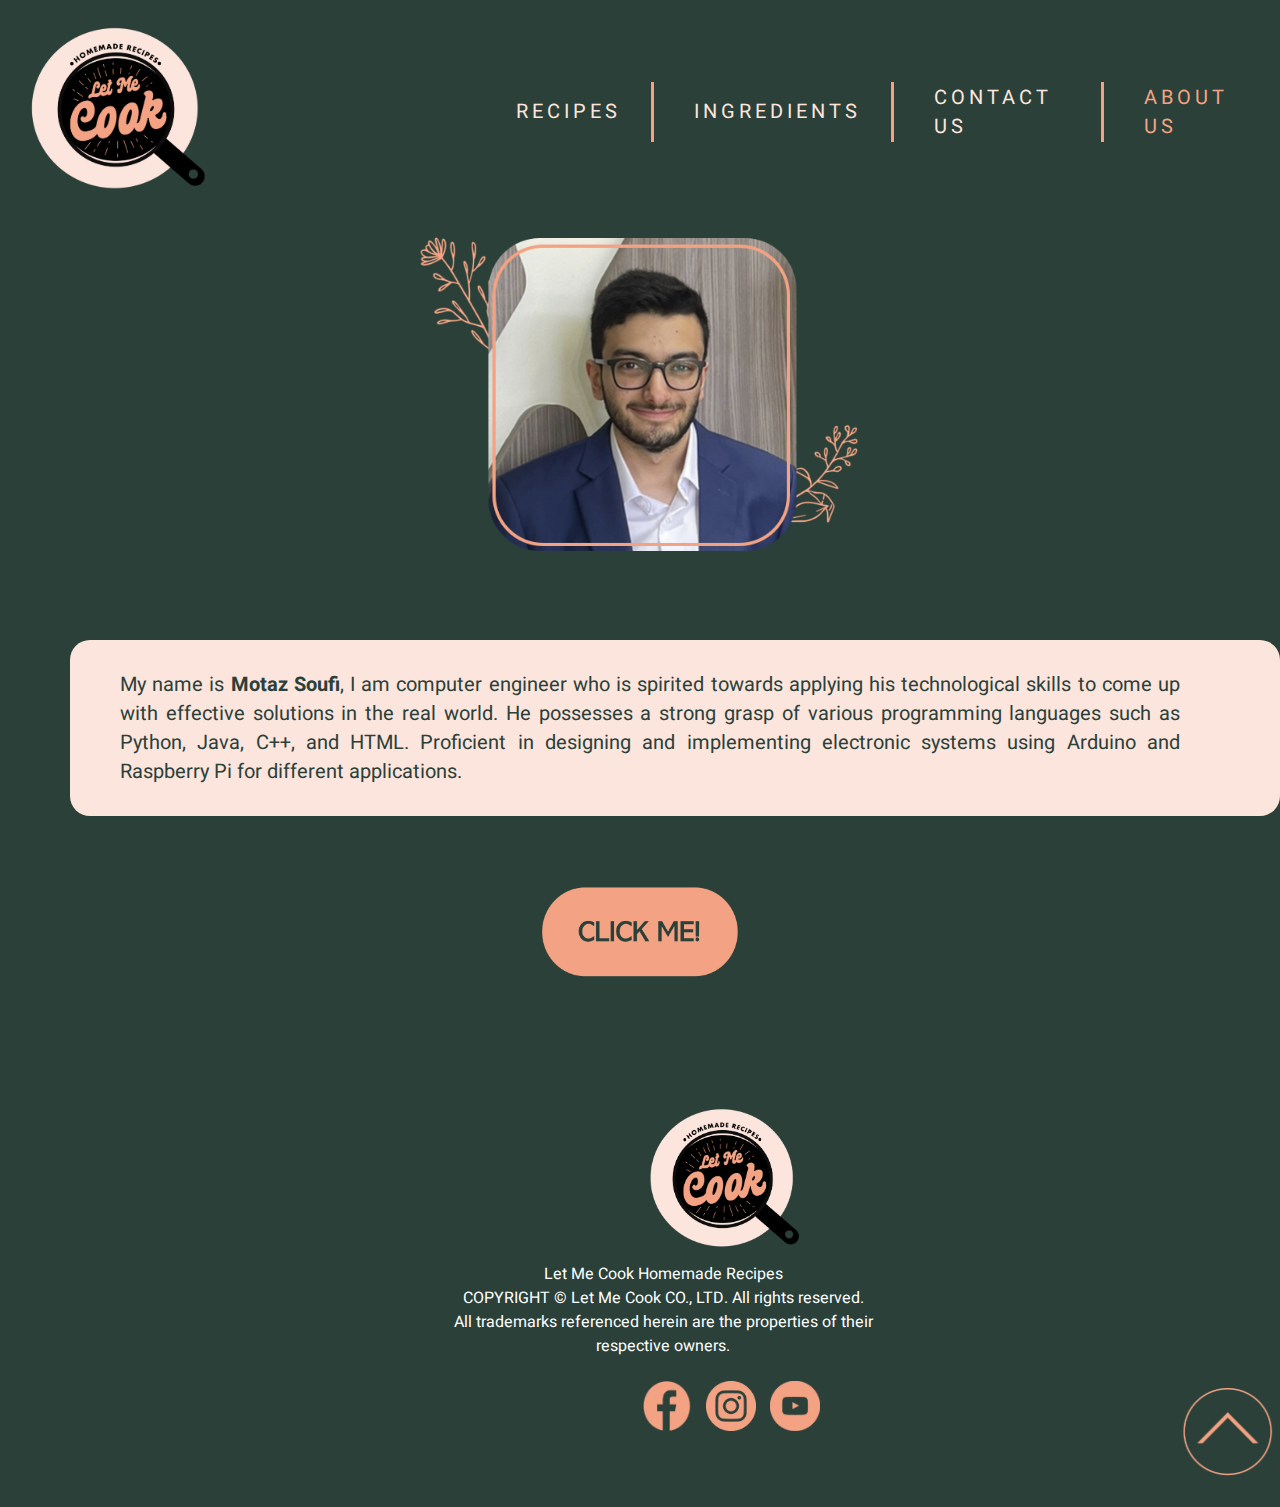
<file: aboutus.html>
<!DOCTYPE html>

<html>
    <head>
        <title>Let Me Cook</title>
        <meta charset="utf-8">

        <!--the 3 lines under is just for adding a new font from google fonts called heebo-->
        <link rel="preconnect" href="https://fonts.googleapis.com">
        <link rel="preconnect" href="https://fonts.gstatic.com" crossorigin>
        <link href="https://fonts.googleapis.com/css2?family=Heebo&display=swap" rel="stylesheet">

        <link rel= "stylesheet" href= "CSSfiles/aboutus.css">

    </head>

    <body>

        <!--==================================   LOGO AND OPTIONS   =========================================-->
        <!--the id=top is used so that the arrow at the bottom of the page will bring you back up to this point of the page-->
        <table id="top" cellpadding="20">
            <tr>
                <td>
                    <a href="index.html"><img src="Images/logo2.png" height="175" alt="logo"></a>
                </td>

                <td>
                    <table width="100%" cellspacing="0" cellpadding="0">
                        <tr>
                            <td>
                                <table cellspacing="10" style="margin-left:250px;">
                                    <tr>
                                        <td class="option1"><a class="pchange" href="recipes.html">RECIPES</a></td>
                                        <td class="option23"><a class="pchange" href="ingredients.html">INGREDIENTS</a></td>
                                        <td class="option23"><a class="pchange" href="contactus.html">CONTACT US</a></td>
                                        <td class="option4"><a class="same" href="aboutus.html">ABOUT US</a></td>
                                    </tr>
                                </table>
                            </td>
                        </tr>
                    </table>  
                </td>
            </tr>
        </table>     

        <center>
            <table>
                <tr>
                    <td>
                        <img src="Images/motaz.png" width="450">
                    </td>
                </tr>
            </table>

            <table width="1350" style="font-family:heebo; color:#2A4039; font-size:20px;" cellspacing="70" cellpadding="30">
                <tr>
                    <td style="text-align: justify; padding-left:50px; padding-right:100px; background-color: #FCE5DC; border-radius: 20px;">
                        My name is <strong>Motaz Soufi</strong>, I am computer engineer who is spirited towards
                        applying his technological skills to come up with effective 
                        solutions in the real world. He possesses a strong grasp of 
                        various programming languages such as Python, Java, C++, 
                        and HTML. Proficient in designing and implementing electronic 
                        systems using Arduino and Raspberry Pi for different 
                        applications.
                    </td>
                </tr>
            </table>

            <a href="vote.html"><img src="Images/clickMe.png" width="200"></a>
        </center>

        <table height="100">
        </table>


        <!--====================================  THE FOOTER OF THE PAGES  ==============================================-->
        <table height="400" align="center" style="padding-left:450px;">
            <tr>
                <td style="padding-left:190px; padding-top:20px;">
                    <img src="Images/logo2.png" height="150">
                </td>
            </tr>

            <tr class="rightsText">
                <td align="center">
                    Let Me Cook Homemade Recipes <br>
                    COPYRIGHT &copy; Let Me Cook CO., LTD. All rights reserved. <br>
                    All trademarks referenced herein are the properties of their respective owners.
                </td>
            </tr>

            <tr>
                <td class="socialMedia">
                    <img style="padding-right:10px;" src="Images/facebook.png" width="50" height="50">
                    <img style="padding-right:10px;" src="Images/instagram.png" width="50" height="50">
                    <img style="padding-right:10px;" src="Images/youtube.png" width="50" height="50"> 
                </td>
                <td>
                    <a href="aboutus.html#top"><img style="padding-left:300px" src="Images/arrow.png" width="100"></a>
                </td>
            </tr>
        </table>
        
    </body>
</html>
</file>
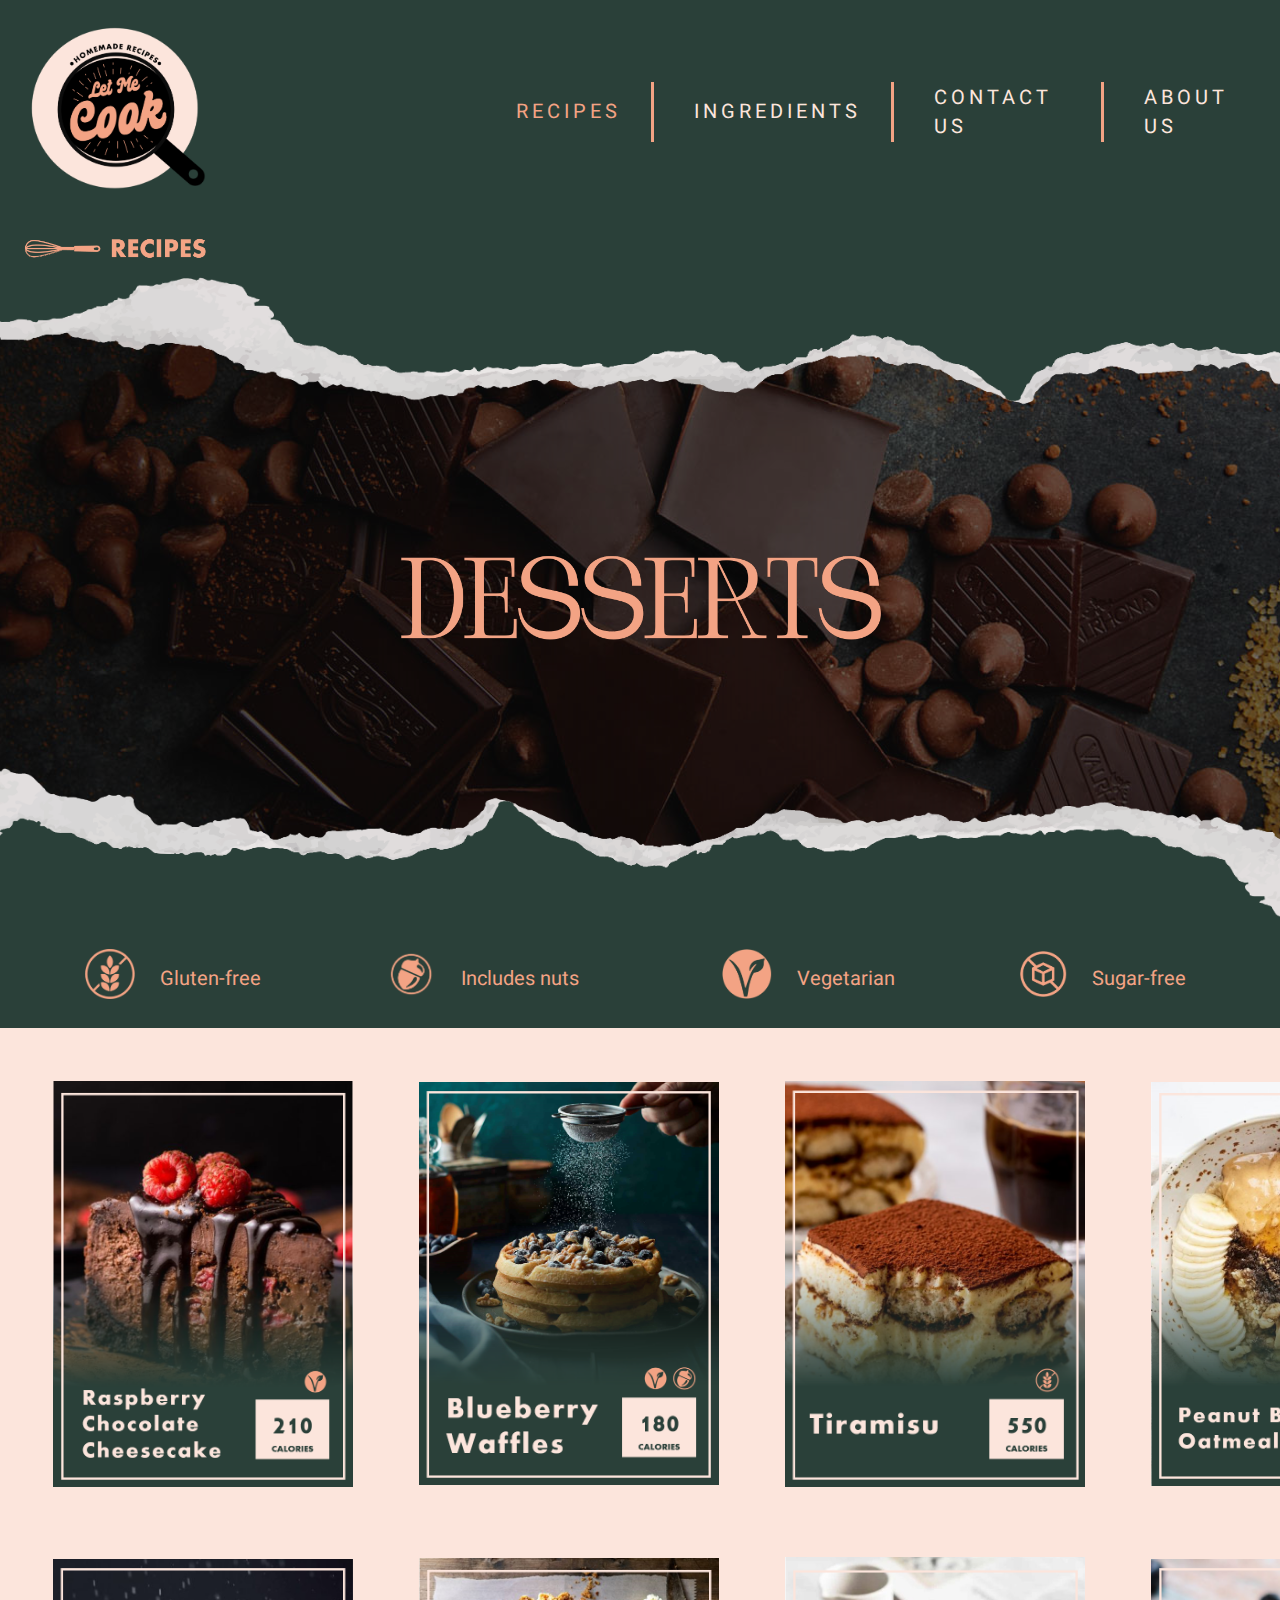
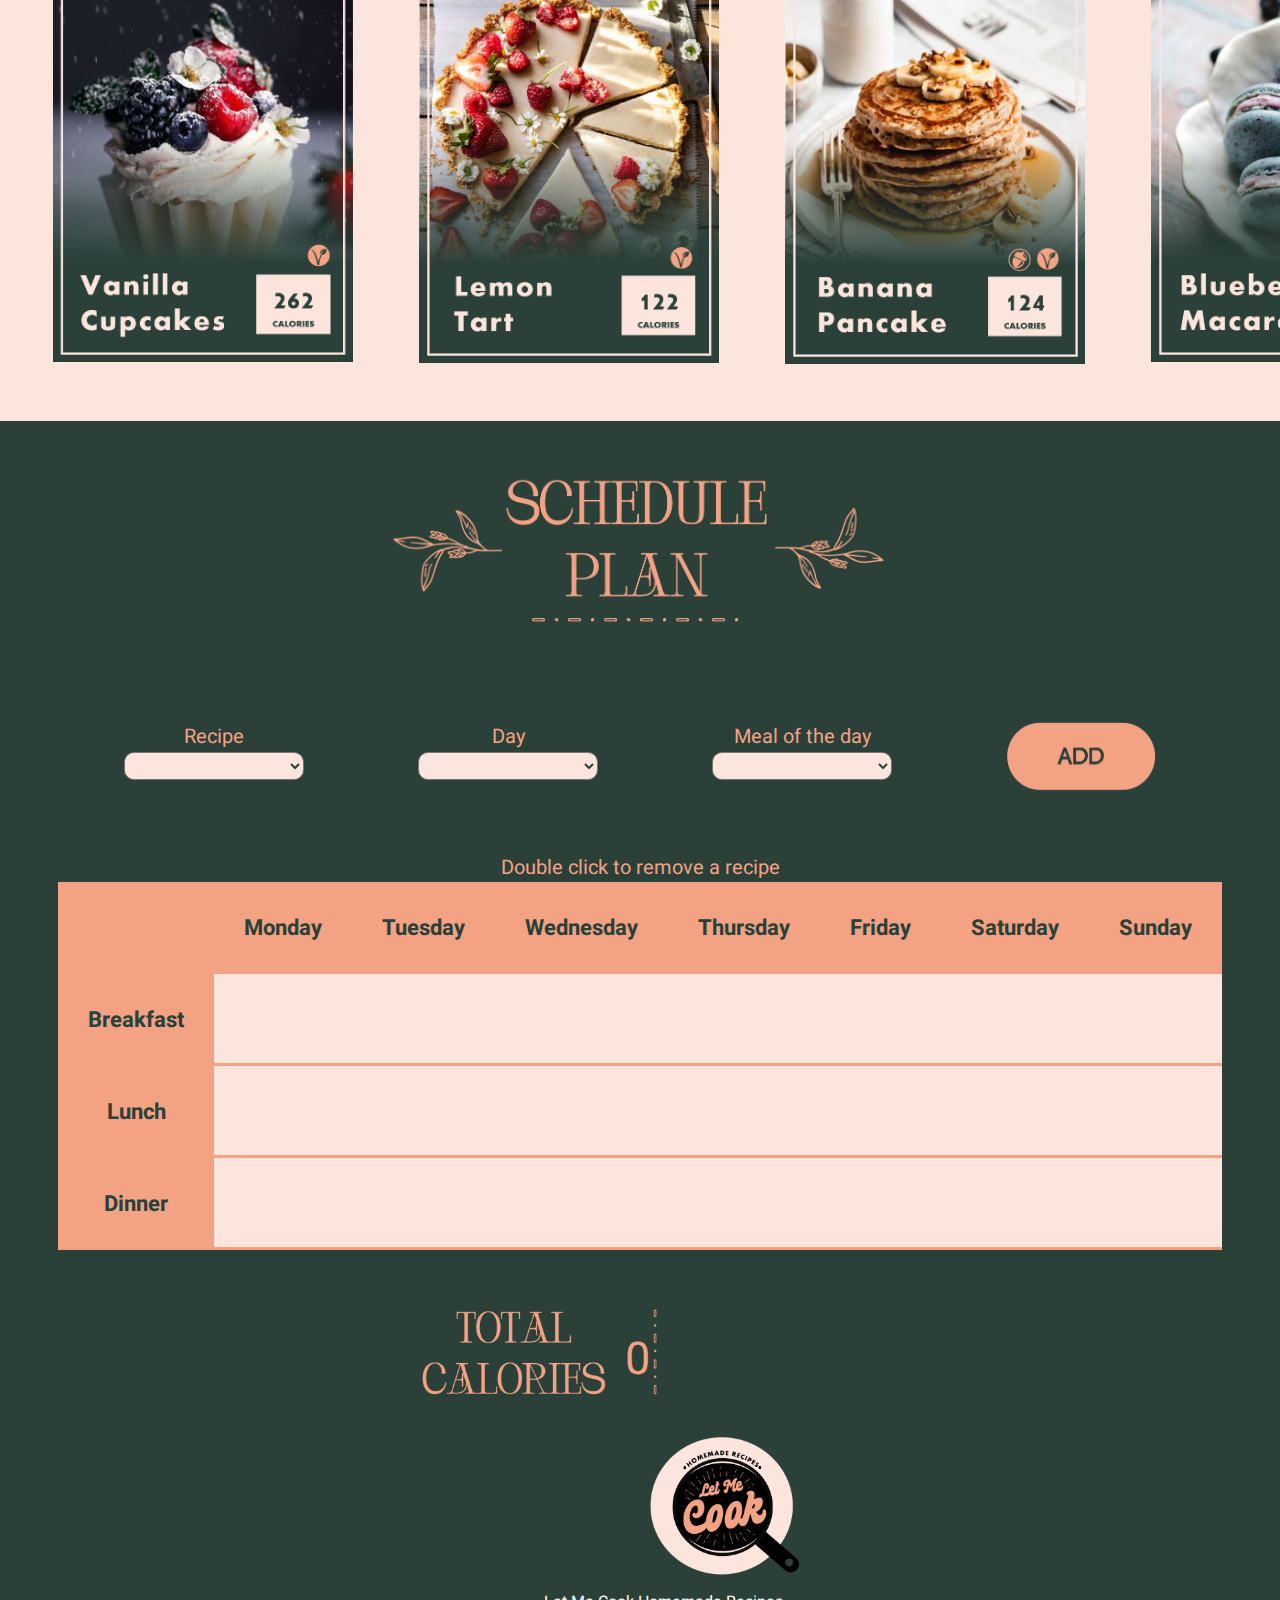
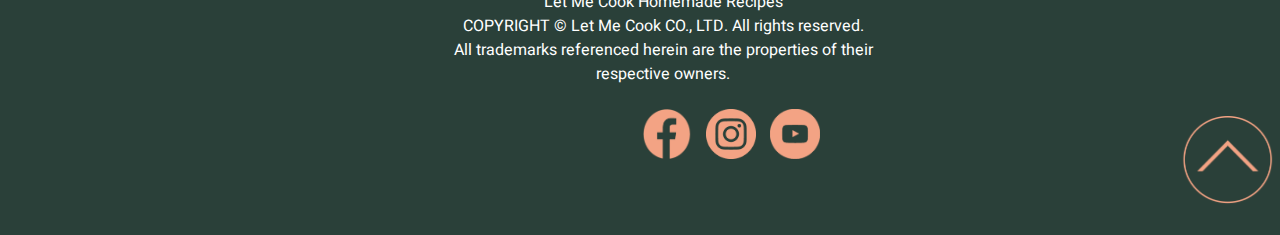
<file: desserts.html>
<!DOCTYPE html>

<html>
    <head>
        <title>Recipes - Desserts</title>
        <meta charset="utf-8">
        <link rel="preconnect" href="https://fonts.googleapis.com">
        <link rel="preconnect" href="https://fonts.gstatic.com" crossorigin>
        <link href="https://fonts.googleapis.com/css2?family=Heebo&display=swap" rel="stylesheet">

        <link rel="stylesheet" href="CSSfiles/desserts.css">
        <script src="JSfiles/desserts.js"></script>
    </head>

    <body>
        <table id="top" cellpadding="20">
            <tr>
                <td>
                    <a href="index.html"><img src="Images/logo2.png" height="175" alt="logo"></a>
                </td>

                <td>
                    <table width="100%" cellspacing="0" cellpadding="0">
                        <tr>
                            <td>
                                <table cellspacing="10" style="margin-left:250px;">
                                    <tr>
                                        <td class="option1"><a class="same" href="recipes.html">RECIPES</a></td>
                                        <td class="option23"><a class="pchange" href="ingredients.html">INGREDIENTS</a></td>
                                        <td class="option23"><a class="pchange" href="contactus.html">CONTACT US</a></td>
                                        <td class="option4"><a class="pchange" href="aboutus.html">ABOUT US</a></td>
                                    </tr>
                                </table>
                            </td>
                        </tr>
                    </table>  
                </td>
            </tr>
        </table>  

        <!--================================= Back button labeled recipes ======================================-->
        
        <table width="100%" cellpadding="0" cellspacing="0" height="55" align="left">
            <tr bgcolor="#2A4039">
                <td style="padding-left:20px;">
                    <a href="recipes.html#desserts"><img src="Images/backRecipes.png" width="190"></a>
                </td>
            </tr>
        </table>   

    
        <!-- =================================== Desserts page heading =========================================-->
        <table class="dessertBG">
            <tr>
                <td align="center">
                    <img src="Images/dessertsTitle.png" width="500">
                </td>
            </tr>
        </table>

        <table style="position:absolute;">
            <tr>
                <td>
                    <img class="ripTop" src="Images/ripClear.png">
                    <img class="ripBottom" src="Images/ripClearr.png">
                </td>
            </tr>
        </table>

         <!--=================================== Icons explanation =========================================-->
        <table cellpadding="0" cellspacing="0" class="iconTable">
            <tr style="font-family:heebo; color:#F3A384; font-size:20px;">
                <td align="center">
                    <img src="Images/gluten.png" width="50">
                </td>
                <td>
                    Gluten-free
                </td>

                <td align="center">
                    <img src="Images/nuts.png" width="50">
                </td>
                <td >
                    Includes nuts
                </td>

                <td align="center">
                    <img src="Images/vegetarian.png" width="50">
                </td>
                <td>
                    Vegetarian
                </td>

                <td align="center">
                    <img src="Images/sugarfree.png" width="50">
                </td>
                <td>
                    Sugar-free
                </td>
            </tr>
        </table>   

        <!--==================================== Recipe Options ======================================-->

        <center>
            <table cellspacing="40px" cellpadding="13px" style="background-color:#FCE5DC;" width="100%">
                <tr align="center">
                    <td class="imgBorder">
                        <img src="Images/ocheesecake.png" width="300">
                    </td>
                    <td class="imgBorder">
                        <a href="waffle.html"><img src="Images/owaffle.png" width="300"></a>
                    </td class="imgBorder">
                    <td class="imgBorder">
                        <img src="Images/otiramisu.png" width="300">
                    </td class="imgBorder">
                    <td class="imgBorder">
                        <img src="Images/ooatmeal.png" width="300">
                    </td>
                </tr>

                <tr align="center">
                    <td class="imgBorder">
                        <img src="Images/ocupcake.png" width="300">
                    </td>
                    <td class="imgBorder">
                        <img src="Images/olemon.png" width="300">
                    </td>
                    <td class="imgBorder">
                        <img src="Images/opancake.png" width="300">
                    </td>
                    <td class="imgBorder">
                        <img src="Images/omacaron.png" width="300">
                    </td>
                </tr>
            </table>
        </center>

        <!--================================= SCHEDULE =============================================-->

       <center>
        <img src="Images/schedulePlan.png" width="500" style="padding-top:50px;" id="schedule">
        <table cellpadding="56">
            <tr>
                <td align="center">
                    <forms>
                        <div class="dropOption">Recipe</div>
                        <select id="recipeName" class="options">
                            <option></option>
                            <option>Raspberry Chocolate Cheesecake</option>
                            <option>Blueberry Waffles</option>
                            <option>Tiramisu</option>
                            <option>Peanut Butter Oatmeal</option>
                            <option>Vanilla Cupcakes</option>
                            <option>Lemon Tart</option>
                            <option>Banana Pancake</option>
                            <option>Blueberry Macarons</option>
                        </select>
                    </forms>
                </td>
                <td align="center">
                    <forms>
                        <div class="dropOption">Day</div>
                        <select id="day" class="options">
                            <option></option>
                            <option>Monday</option>
                            <option>Tuesday</option>
                            <option>Wednesday</option>
                            <option>Thursday</option>
                            <option>Friday</option>
                            <option>Saturday</option>
                            <option>Sunday</option>
                        </select>
                    </forms>
                </td>
                <td align="center">
                    <forms>
                        <div class="dropOption">Meal of the day</div>
                        <select id="meal" class="options">
                            <option></option>
                            <option>Breakfast</option>
                            <option>Lunch</option>
                            <option>Dinner</option>
                        </select>
                    </forms>
                </td>
                <td>
                    <input type="image" src="Images/addButton.png" width="150" onclick="add()" style="padding-top:15px;">
                </td>
            </tr>
        </table>

        <!--===========================  SCHEDULE TABLE ==================================-->
      
      
        <table cellpadding="30" cellspacing="0">
            <caption class="dropOption">Double click to remove a recipe</caption>
          <tr class="tableHeadings">
              <td></td>
              <th>Monday</th>
              <th>Tuesday</th>
              <th>Wednesday</th>
              <th>Thursday</th>
              <th>Friday</th>
              <th>Saturday</th>
              <th>Sunday</th>
          </tr>
          <tr>
              <th class="tableHeadings">Breakfast</th>
              <th id="11" ondblclick="remove(11)" class="cellRecipe"></th>
              <th id="12" ondblclick="remove(12)" class="cellRecipe"></th>
              <th id="13" ondblclick="remove(13)" class="cellRecipe"></th>
              <th id="14" ondblclick="remove(14)" class="cellRecipe"></th>
              <th id="15" ondblclick="remove(15)" class="cellRecipe"></th>
              <th id="16" ondblclick="remove(16)" class="cellRecipe"></th>
              <th id="17" ondblclick="remove(17)" class="cellRecipe"></th>
          </tr>
          <tr>
              <th class="tableHeadings">Lunch</th>
              <th id="21" ondblclick="remove(21)" class="cellRecipe"></th>
              <th id="22" ondblclick="remove(22)" class="cellRecipe"></th>
              <th id="23" ondblclick="remove(23)" class="cellRecipe"></th>
              <th id="24" ondblclick="remove(24)" class="cellRecipe"></th>
              <th id="25" ondblclick="remove(25)" class="cellRecipe"></th>
              <th id="26" ondblclick="remove(26)" class="cellRecipe"></th>
              <th id="27" ondblclick="remove(27)" class="cellRecipe"></th>
          </tr>
          <tr>
              <th class="tableHeadings">Dinner</th>
              <th id="31" ondblclick="remove(31)" class="cellRecipe"></th>
              <th id="32" ondblclick="remove(32)" class="cellRecipe"></th>
              <th id="33" ondblclick="remove(33)" class="cellRecipe"></th>
              <th id="34" ondblclick="remove(34)" class="cellRecipe"></th>
              <th id="35" ondblclick="remove(35)" class="cellRecipe"></th>
              <th id="36" ondblclick="remove(36)" class="cellRecipe"></th>
              <th id="37" ondblclick="remove(37)" class="cellRecipe"></th>
          </tr>
      </table>


      <table>
        <tr align="center">
            <th style="padding-right:200px; padding-top:50px;">
                <img src="Images/totalCalories.png" width="250">
            </th>
        </tr>
      </table>

      <div id="calories" class="result">
        0
      </div>
      
      </center>

      <!--================== Page footer ===============================-->
      <table height="400" align="center" style="padding-left:450px;">
          <tr>
              <td style="padding-left:190px; padding-top:20px;">
                  <img src="Images/logo2.png" height="150">
              </td>
          </tr>

          <tr class="rightsText">
              <td align="center">
                  Let Me Cook Homemade Recipes <br>
                  COPYRIGHT &copy; Let Me Cook CO., LTD. All rights reserved. <br>
                  All trademarks referenced herein are the properties of their respective owners.
              </td>
          </tr>

          <tr>
              <td class="socialMedia">
                  <img style="padding-right:10px;" src="Images/facebook.png" width="50" height="50">
                  <img style="padding-right:10px;" src="Images/instagram.png" width="50" height="50">
                  <img style="padding-right:10px;" src="Images/youtube.png" width="50" height="50"> 
              </td>
              <td>
                  <a href="desserts.html#top"><img style="padding-left:300px" src="Images/arrow.png" width="100"></a>
              </td>
          </tr>
      </table>
    </body>
</html>
</file>
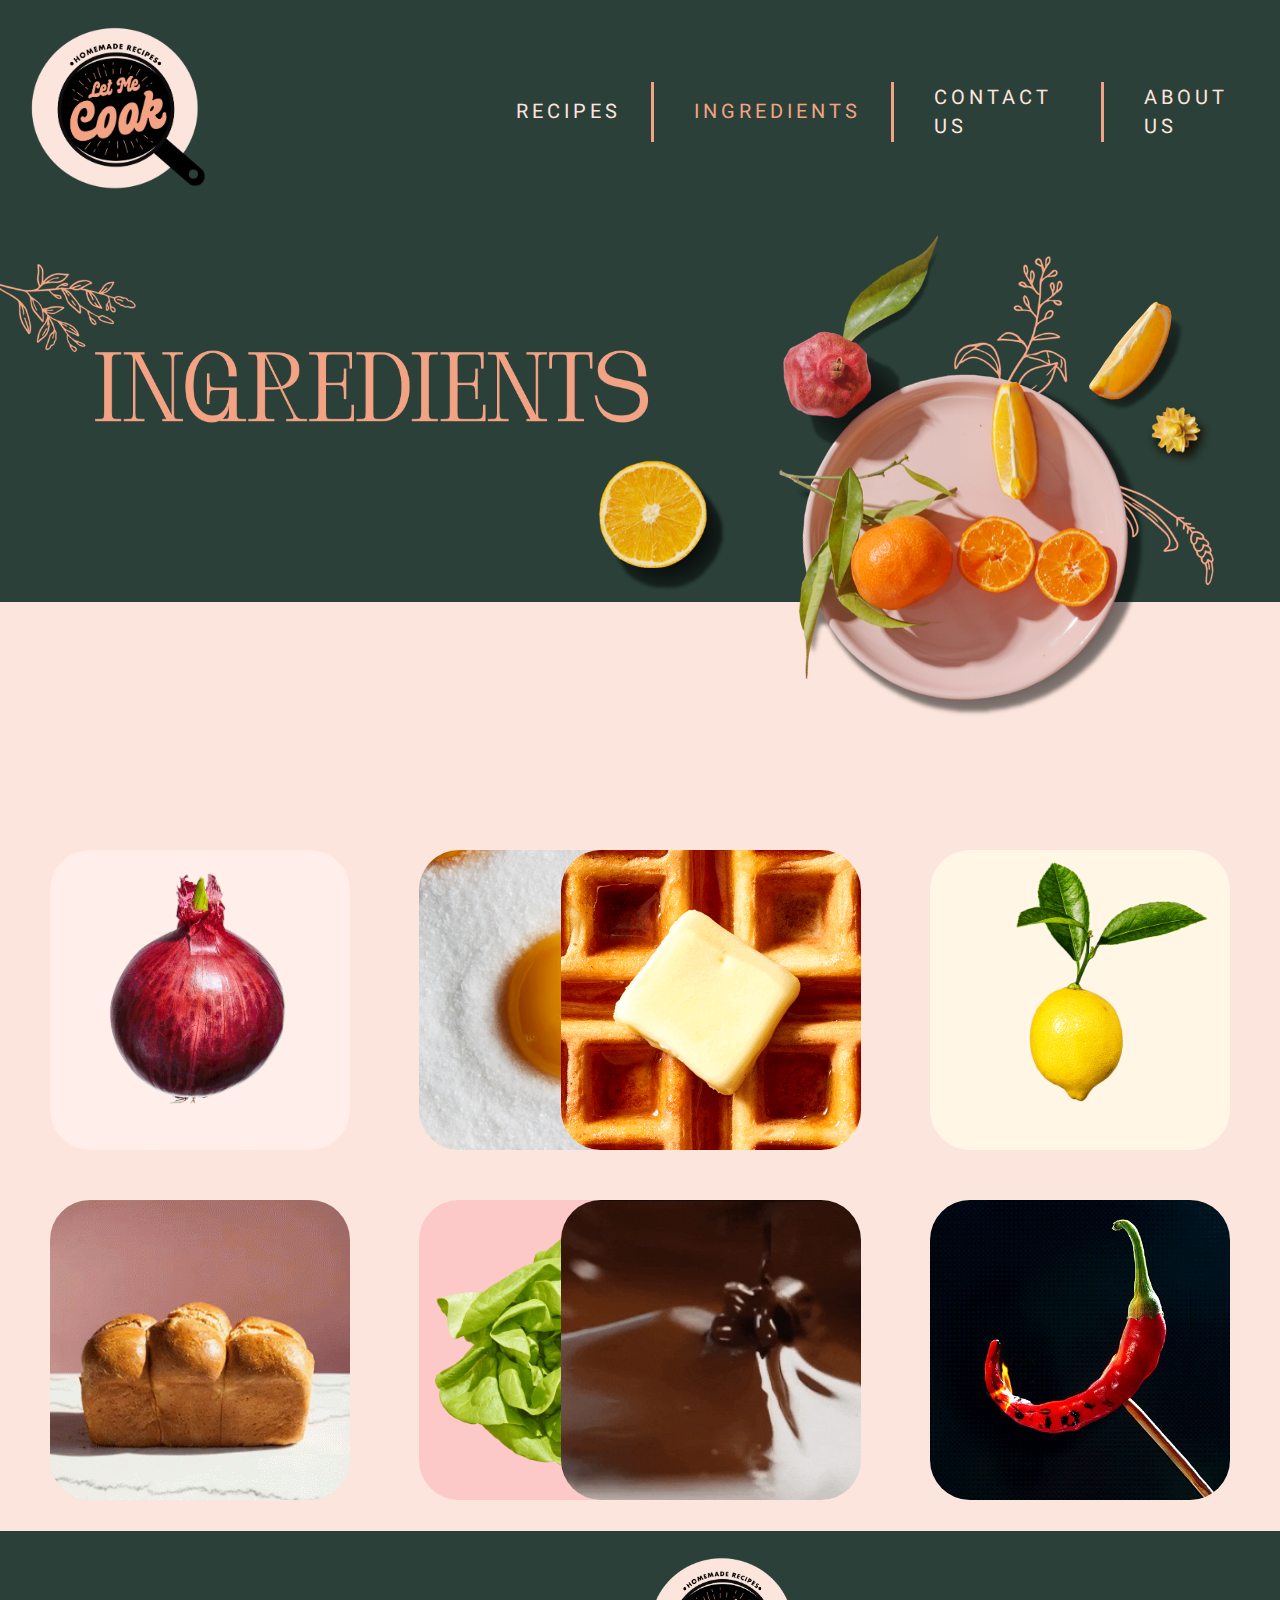
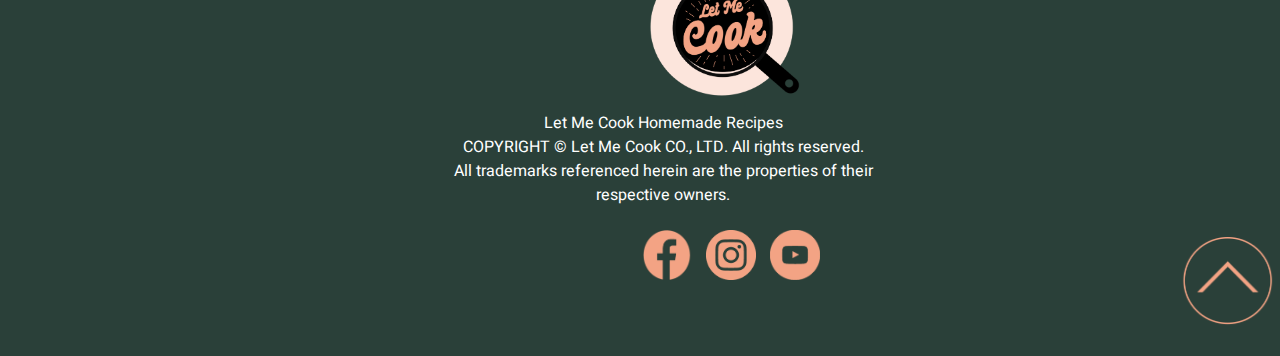
<file: ingredients.html>
<!DOCTYPE html>

<html>

    <head>
        <meta charset="utf-8">
        <title>Ingredients</title>
        <meta charset="utf-8">
        <link rel="preconnect" href="https://fonts.googleapis.com">
        <link rel="preconnect" href="https://fonts.gstatic.com" crossorigin>
        <link href="https://fonts.googleapis.com/css2?family=Heebo&display=swap" rel="stylesheet">
        <link rel="stylesheet" href="CSSfiles/ingredients.css">
    </head>

    <body >

        <table id="top" cellpadding="20">
            <tr>
                <td>
                    <a href="main.html"><img src="Images/logo2.png" height="175" alt="logo"></a>
                </td>

                <td>
                    <table width="100%" cellspacing="0" cellpadding="0">
                        <tr>
                            <td>
                                <table cellspacing="10" style="margin-left:250px;">
                                    <tr>
                                        <td class="option1"><a class="pchange" href="recipes.html">RECIPES</a></td>
                                        <td class="option23"><a class="same" href="ingredients.html">INGREDIENTS</a></td>
                                        <td class="option23"><a class="pchange" href="contactus.html">CONTACT US</a></td>
                                        <td class="option4"><a class="pchange" href="aboutus.html">ABOUT US</a></td>
                                    </tr>
                                </table>
                            </td>
                        </tr>
                    </table>  
                </td>
            </tr>
        </table> 

        <img src="Images/ingredientsBG.png" width="100%" style="display: block;">

        <table cellpadding="0" cellspacing="0" height="800" width="100%" style="background-color: #FCE5DC;">
            <tr>
                <td></td>
            </tr>
        </table>

        <!--SECOND ROW-->    

        <nav>
            <div class="gif6">
            </div>

            <ul class="gif6m">
                <li><strong>BREAD</strong></li>
                <li>Garlic Breads</li>
                <li>French Toast</li>
                <li>Bruschetta</li>
                <li class="mark">VIEW MORE</li>
            </ul>
        </nav>

        <nav>
            <div class="gif7">
            </div>

            <ul class="gif7m">
                <li><strong>LETTUCE</strong></li>
                <li>Chicekn Salad</li>
                <li>Ceasar Salad</li>
                <li>Luau Salad</li>
                <li class="mark">VIEW MORE</li>
            </ul>
        </nav>

        <nav>
            <div class="gif8">
            </div>

            <ul class="gif8m">
                <li><strong style="letter-spacing:2px;">CHOCOLATE</strong></li>
                <li>Brownies</li>
                <li>Crepe</li>
                <li>Chocolate Cake</li>
                <li class="mark">VIEW MORE</li>
            </ul>
        </nav>

        <nav>
            <div class="gif5">
            </div>

            <ul class="gif5m">
                <li><strong>PEPPER</strong></li>
                <li>Red Pepper Soup</li>
                <li>Pepper Hummus</li>
                <li>Tomato Pasta</li>
                <li class="mark">VIEW MORE</li>
            </ul>
        </nav>

        <!--FIRST ROW - ONION-->
        <nav>
            <div class="gif1">
            </div>

            <ul class="gif1m">
                <li><strong>ONIONS</strong></li>
                <li>Onion Soup</li>
                <li>Onion Rings</li>
                <li>Onion Quesadillas</li>
                <li class="mark">VIEW MORE</li>
            </ul>
        </nav>

        <nav>
            <div class="gif2">
            </div>

            <ul class="gif2m">
                <li><strong>EGGS</strong></li>
                <li>Club Sandwich</li>
                <li>Omelette</li>
                <li>Baked Goods</li>
                <li class="mark">VIEW MORE</li>
            </ul>
        </nav>

        <nav>
            <div class="gif3">
            </div>

            <ul class="gif3m">
                <li><strong>BUTTER</strong></li>
                <li>Garlic Butter Steak</li>
                <li>Chocolate Cookies</li>
                <li>Waffles</li>
                <li class="mark">VIEW MORE</li>
            </ul>
        </nav>

        <nav>
            <div class="gif4">
            </div>

            <ul class="gif4m">
                <li><strong>LEMON</strong></li>
                <li>Lemon Tart</li>
                <li>Lemonade</li>
                <li>Lemon Risotto</li>
                <li class="mark">VIEW MORE</li>
            </ul>
        </nav>


        <!--====================================  THE FOOTER OF THE PAGES  ==============================================-->
        <table height="400" align="center" style="padding-left:450px;">
            <tr>
                <td style="padding-left:190px; padding-top:20px;">
                    <img src="Images/logo2.png" height="150">
                </td>
            </tr>

            <tr class="rightsText">
                <td align="center">
                    Let Me Cook Homemade Recipes <br>
                    COPYRIGHT &copy; Let Me Cook CO., LTD. All rights reserved. <br>
                    All trademarks referenced herein are the properties of their respective owners.
                </td>
            </tr>

            <tr>
                <td class="socialMedia">
                    <img style="padding-right:10px;" src="Images/facebook.png" width="50" height="50">
                    <img style="padding-right:10px;" src="Images/instagram.png" width="50" height="50">
                    <img style="padding-right:10px;" src="Images/youtube.png" width="50" height="50"> 
                </td>
                <td>
                    <a href="ingredients.html#top"><img style="padding-left:300px" src="Images/arrow.png" width="100"></a>
                </td>
            </tr>
        </table>
    </body>
</html>
</file>
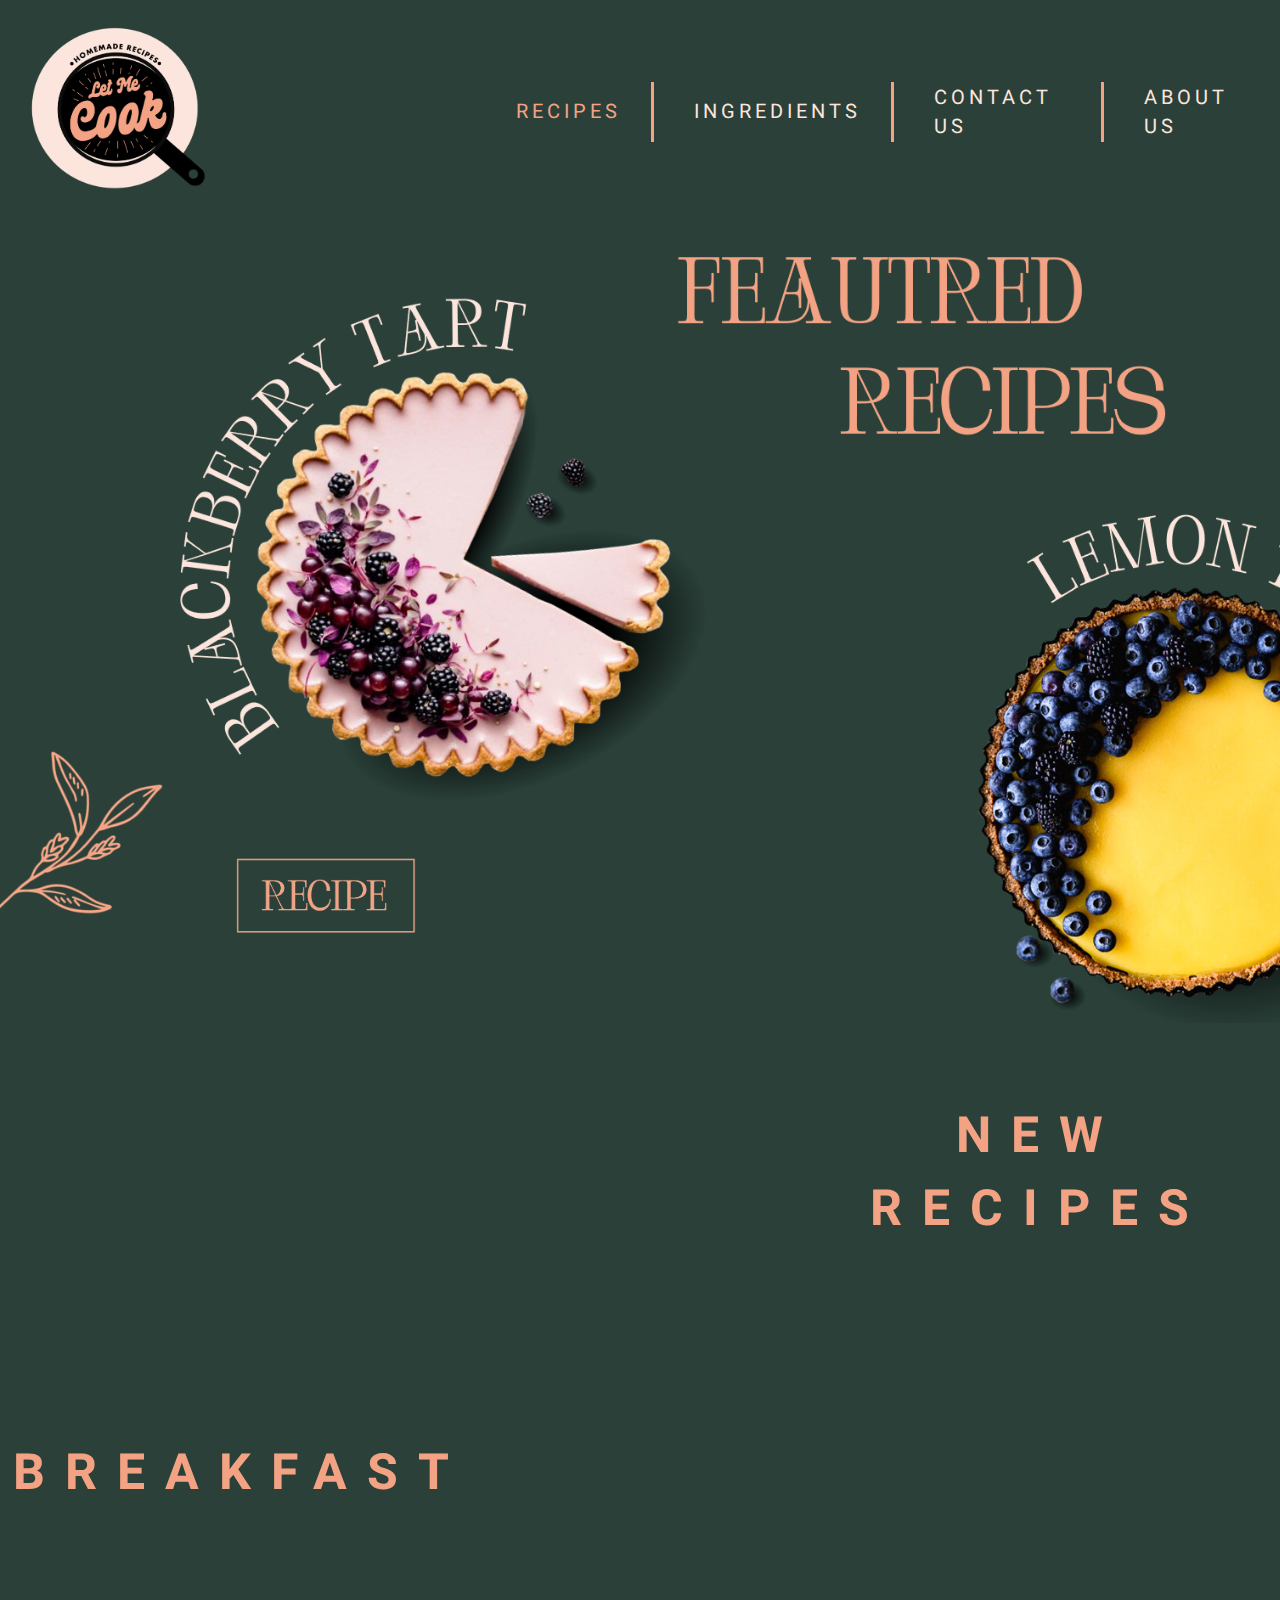
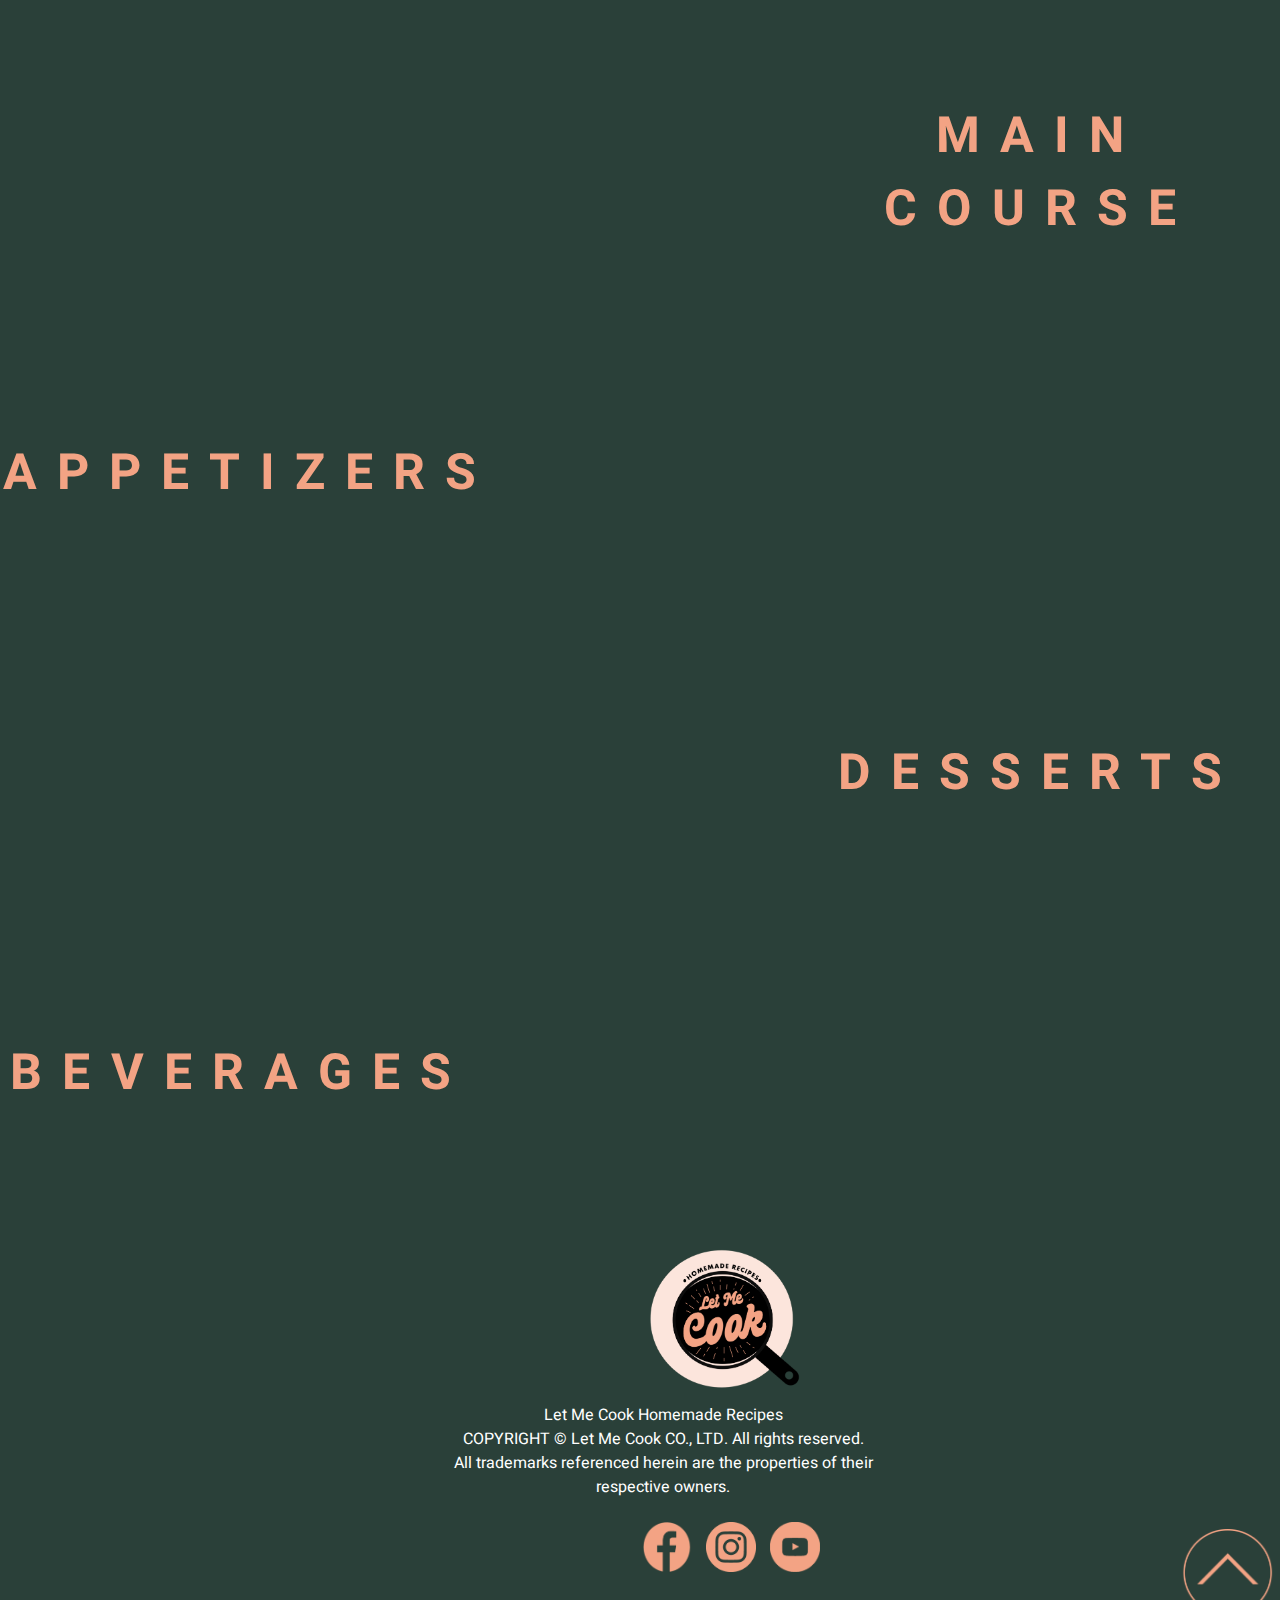
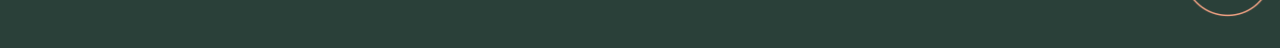
<file: recipes.html>
<!DOCTYPE html>

<html>
    <head>
        <title>Recipes - Desserts</title>
        <meta charset="utf-8">
        <link rel="preconnect" href="https://fonts.googleapis.com">
        <link rel="preconnect" href="https://fonts.gstatic.com" crossorigin>
        <link href="https://fonts.googleapis.com/css2?family=Heebo&display=swap" rel="stylesheet">
        <link rel="stylesheet" href="CSSfiles/recipes.css">
    </head>

    <body>
       
        <table id="top" cellpadding="20">
            <tr>
                <td>
                    <a href="main.html"><img src="Images/logo2.png" height="175" alt="logo"></a>
                </td>

                <td>
                    <table bgcolor="#2A4039" width="100%" cellspacing="0" cellpadding="0">
                        <tr>
                            <td>
                                <table cellspacing="10" style="margin-left:250px;">
                                    <tr>
                                        <!--The elements with class "same" will have the options colored in pink, so here the recipes option will be colored as we are in the recipes page-->
                                        <td class="option1"><a class="same" href="recipes.html">RECIPES</a></td>
                                        <td class="option23"><a class="pchange" href="ingredients.html">INGREDIENTS</a></td>
                                        <td class="option23"><a class="pchange" href="contactus.html">CONTACT US</a></td>
                                        <td class="option4"><a class="pchange" href="aboutus.html">ABOUT US</a></td>
                                    </tr>
                                </table>
                            </td>
                        </tr>
                    </table>  
                </td>
            </tr>
        </table>   
  
        <!--===========================  FEATURED RECIPES IMAGE  ====================================-->
        <table class="recipePic">
            <tr align="center">
                <td style="padding-right:630px; padding-top:550px;">
                    <a href="desserts.html"><img class="sizeChange" src="Images/button3.png" width="180"></a>
                </td>
            </tr>
        </table>
          

        <!--===========================  RECIPE CATEGORY OPTIONS  =====================================-->
        <center>

            <table class="newRecipes">
                <tr>
                    <td style="padding-left:800px;" align="center">
                        <h1 class="category"><a class="option">NEW RECIPES</a></h1>
                    </td>
                </tr>
            </table>

            <table class="breakfast">
                <tr>
                    <td style="padding-right:800px;" align="center">
                        <h1 class="category"><a class="option">BREAKFAST</a></h1>
                    </td>
                </tr>
            </table>

            <table class="mainCourse">
                <tr>
                    <td style="padding-left:800px;" align="center">
                        <h1 class="category"><a class="option">MAIN COURSE</a></h1>
                    </td>
                </tr>
            </table>  

            <table class="appetizers">
                <tr>
                    <td style="padding-right:800px;" align="center">
                        <h1 class="category"><a class="option">APPETIZERS</a></h1>
                    </td>
                </tr>
            </table>

            <table id="desserts" class="desserts">
                <tr>
                    <td style="padding-left:800px;" align="center">
                        <a class="option" href="desserts.html">DESSERTS</a>
                    </td>
                </tr>
            </table>  
        
            <table class="beverages">
                <tr>
                    <td style="padding-right:800px;" align="center">
                        <h1 class="category"><a class="option">BEVERAGES</a></h1>
                    </td>
                </tr>
            </table>

        </center>

        <!--====================================  THE FOOTER OF THE PAGES  ==============================================-->
        <table height="400" align="center" style="padding-left:450px;">
            <tr>
                <td style="padding-left:190px; padding-top:20px;">
                    <img src="Images/logo2.png" height="150">
                </td>
            </tr>

            <tr class="rightsText">
                <td align="center">
                    Let Me Cook Homemade Recipes <br>
                    COPYRIGHT &copy; Let Me Cook CO., LTD. All rights reserved. <br>
                    All trademarks referenced herein are the properties of their respective owners.
                </td>
            </tr>

            <tr>
                <td class="socialMedia">
                    <img style="padding-right:10px;" src="Images/facebook.png" width="50" height="50">
                    <img style="padding-right:10px;" src="Images/instagram.png" width="50" height="50">
                    <img style="padding-right:10px;" src="Images/youtube.png" width="50" height="50"> 
                </td>
                <td>
                    <a href="recipes.html#top"><img style="padding-left:300px" src="Images/arrow.png" width="100"></a>
                </td>
            </tr>
        </table>
        
    </body>
</html>
</file>
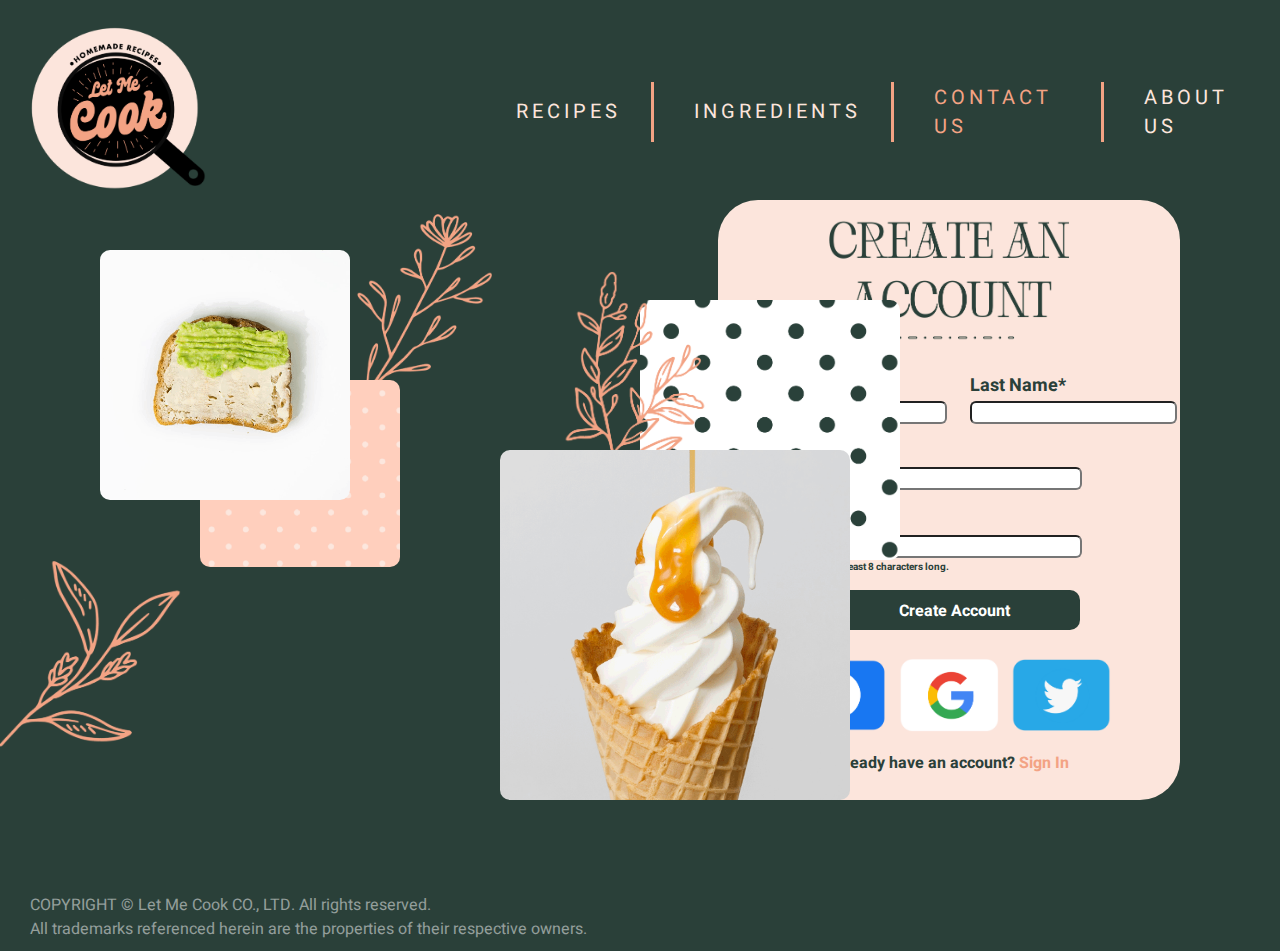
<file: signup.html>
<!DOCTYPE html>

<html>
    <head>
        <title>Sign Up</title>
        <link rel="preconnect" href="https://fonts.googleapis.com">
        <link rel="preconnect" href="https://fonts.gstatic.com" crossorigin>
        <link href="https://fonts.googleapis.com/css2?family=Heebo&display=swap" rel="stylesheet">

        <link rel="stylesheet" href="CSSfiles/signup.css">

        <script>
            
            function myfunction(){

                var r1 = document.getElementById("checkmark"); 
                var r2 = document.getElementById("confirm"); 
                var first = document.getElementById("firstName").value; 
                var email = document.getElementById("email").value; 

                r1.setAttribute("src","Images/GIFs/checkmark.gif");
                r2.setAttribute("src","Images/pink.png");

                document.getElementById("nameOutput").innerHTML = "Thank you for joining us " + first + "!!!";
                document.getElementById("emailOutput").innerHTML = "We sent you the verification email at " + email;

            }

        </script>
    </head>

    <body>
        <table id="top" cellpadding="20">
            <tr>
                <td>
                    <a href="index.html"><img src="Images/logo2.png" height="175" alt="logo"></a>
                </td>

                <td>
                    <table width="100%" cellspacing="0" cellpadding="0">
                        <tr>
                            <td>
                                <table cellspacing="10" style="margin-left:250px;">
                                    <tr>
                                        <!--I added the border style in this way so we can have a line seperating the options-->
                                        <td class="option1"><a class="pchange" href="recipes.html">RECIPES</a></td>
                                        <td class="option23"><a class="pchange" href="ingredients.html">INGREDIENTS</a></td>
                                        <td class="option23"><a class="same" href="contactus.html">CONTACT US</a></td>
                                        <td class="option4"><a class="pchange" href="aboutus.html">ABOUT US</a></td>
                                    </tr>
                                </table>
                            </td>
                        </tr>
                    </table>  
                </td>
            </tr>
        </table>  

        <table height="670"></table>

        <table class="signWindow">
            
            <tr>
                <th colspan="2">
                    <img src="Images/createAcc.png" width="250">
                </th>
            </tr>
            <tr>
                <td style="padding-left:20px;">
                    <label class="labels">
                        First Name* <br>
                        <input type="text" id="firstName" class="textField">
                    </label>
                </td>

                <td style="padding-left:20px;">
                    <label class="labels">
                        Last Name* <br>
                        <input type="text" class="textField">
                    </label>
                </td>
            </tr>

            <tr>
                <td colspan="2" style="padding-left:20px;">
                    <label class="labels">
                        Email* <br>
                        <input type="email" size="35" id="email" class="textField">
                    </label>
                </td>
            </tr>

            <tr>
                <td colspan="2" style="padding-left:20px;">
                    <label class="labels">
                        Password* <br>
                        <input type="password" size="35" class="textField">
                        <div style="font-size:10px;">Make your password at least 8 characters long.</div>
                    </label>
                </td>
            </tr>
            <tr height="50">
                <td></td>
            </tr>

            <tr align="center">
                <th colspan="2">
                    <table cellspacing="10" style="font-family:heebo;">
                        <tr>
                            <td>
                                <img src="Images/facebookB.png" width="100">
                            </td>
                            <td>
                                <img src="Images/googleB.png" width="100">
                            </td>
                            <td>
                                <img src="Images/twitterB.png" width="100">
                            </td>
                        </tr>
                        <tr>
                            <td align="center" colspan="3">
                                Already have an account? <a class="signIn" href="contactus.html#signUp">Sign In</a>
                            </td>
                        </tr>
                    </table>
                </th>
            </tr>
        </table>


        <table class="button1BG">
            <tr>
                <td></td>
            </tr>
        </table>


        <div class="button1Text">
            Create Account
        </div>

        <input type="image" src="Images/blank.png" class="button" onclick="myfunction()">

        <!--TWITTER BUTTON-->
        <table class="buttonT">
            <tr>
                <th></th>
            </tr>
        </table>

        <!--GOOGLE BUTTON-->
        <table class="buttonG">
            <tr>
                <th></th>
            </tr>
        </table>

        <!--FACEBOOK BUTTON-->
        <table class="buttonF">
            <tr>
                <th></th>
            </tr>
        </table>    

        <img src="Images/pattern7.png" class="pattern7">

        <img src="Images/flower2.png" class="flower2">

        <img src="Images/leaves2.png" class="leaves2">

        <img src="Images/flower1.png" class="flower1">

        <img src="Images/pattern5.png" class="pattern5">

        <img src="Images/sandwich.gif" class="sandwich" id="checkmark">

        <img src="Images/icecream.gif" class="icecream" id="confirm">

        <table class="displayOutput">
            <tr>
                <td>
                    <strong id="nameOutput"></strong><br>
                    <strong id="emailOutput"></strong>
                </td>
            </tr>
        </table>
        
        <div style="font-family:heebo; color:rgba(255,255,255,0.5); padding-left:30px; padding-bottom:10px;">
            COPYRIGHT &copy; Let Me Cook CO., LTD. All rights reserved. <br>
            All trademarks referenced herein are the properties of their respective owners.
        </div>
        
    </body>
</html>
</file>
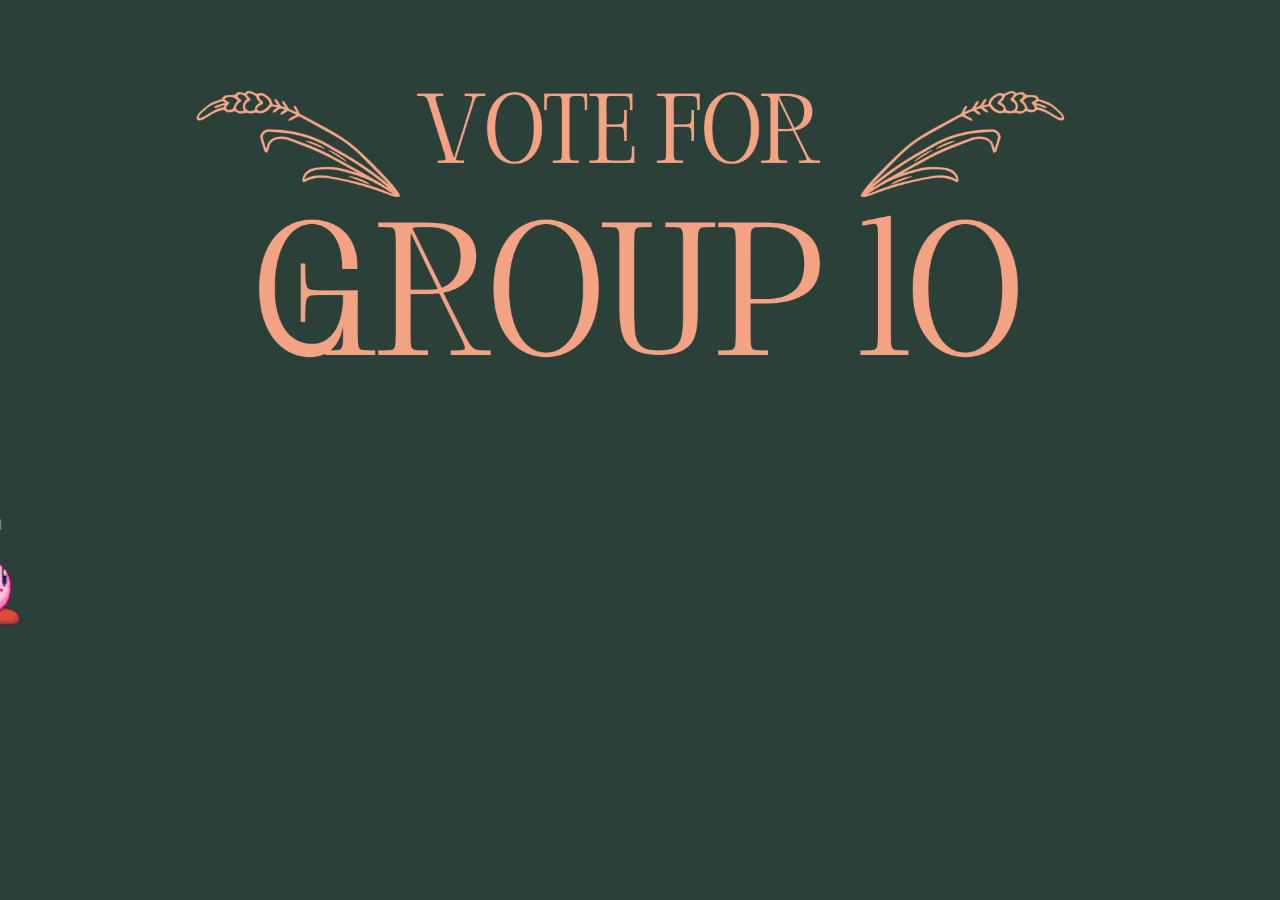
<file: vote.html>
<!DOCTYPE html>

<html>
  <body style="margin:0; background-color:#2A4039;">
    <img src="Images/vote.png" width="100%">

    <marquee direction="right" ><img src="Images/kirbyChef.gif" width="150"></marquee>

  </body>
</html>
</file>
<file: CSSfiles/aboutus.css>
a.same {
    text-decoration: none; 
    color:#F3A384;
}

a.pchange {
    text-decoration: none;
    color:#FCE5DC;
}

a:hover {
    color:#F3A384;
}

.socialMedia {
    padding-left:190px; 
    padding-bottom:70px; 
    padding-top:20px;
}

.rightsText {
    font-family: heebo; 
    color:white; 
    font-size:16px;
}

body {
    margin:0;
    background-color: #2A4039;
}

.option1 {
    border-style:none solid none none; 
    border-color:#F3A384;
    padding-right:30px; 
    letter-spacing:4px; 
    font-family:heebo; 
    font-size:20px;
}

.option23 {
    letter-spacing:4px; 
    font-family:heebo; 
    font-size:20px;
    padding-left:30px; 
    border-style:none solid none none; 
    border-color:#F3A384;
    padding-right:30px;    
}

.option4 {
    padding-left:30px; 
    letter-spacing:4px; 
    font-family:heebo; 
    font-size:20px; 
}
</file>
<file: CSSfiles/desserts.css>
body {
    margin:0;
    background-color: #2A4039;
}

.option1 {
    border-style:none solid none none; 
    border-color:#F3A384;
    padding-right:30px; 
    letter-spacing:4px; 
    font-family:heebo; 
    font-size:20px;
}

.option23 {
    letter-spacing:4px; 
    font-family:heebo; 
    font-size:20px;
    padding-left:30px; 
    border-style:none solid none none; 
    border-color:#F3A384;
    padding-right:30px;    
}

.option4 {
    padding-left:30px; 
    letter-spacing:4px; 
    font-family:heebo; 
    font-size:20px; 
}

.rightsText {
    font-family: heebo; 
    color:white; 
    font-size:16px;
}

a.same {
    text-decoration: none; 
    color:#F3A384;
}

a.pchange {
    text-decoration: none; 
    color:#FCE5DC;
}

a:hover {
    color:#F3A384; 
}

div {
    color:white; 
    font-family:heebo; 
    line-height:30px;
}

.imgBorder:hover {
    background-color: #F3A384;
}

.socialMedia {
    padding-left:190px; 
    padding-bottom:70px; 
    padding-top:20px;
}

.cellRecipe {
    background-color:#FCE5DC;
    font-family:heebo;
    border-style: none none solid none;
    border-color:#F3A384;
}

.result {
    font-family:heebo;
    font-size:45px;
    color:#F3A384;
    position:absolute; 
    right:630px; 
    top:2945px;
}

.dropOption {
    font-family:heebo;
    color:#F3A384;
    font-size:20px;
}

.ripTop {
    position:absolute; 
    left:0px; 
    bottom:500px; 
    width:1519px;
}

.ripBottom {
    position:absolute; 
    left:0px; 
    bottom:0px; 
    width:1519px;
}

.dessertBG {
    background-image:url(../Images/dessertbg.png); 
    background-attachment: fixed; 
    width:100%; 
    height:650px;
}

.iconTable {
    padding-left:60px; 
    height:100px; 
    width:100%;
}

.tableHeadings {
    background-color: #F3A384; 
    font-family:heebo; 
    font-size:22px; 
    color:#2A4039
}

.options {
    background-color: #FCE5DC; 
    font-family: heebo; 
    font-size:16px; 
    color:#2A4039; 
    border-radius: 10px;
    width:180px;
}
</file>
<file: CSSfiles/ingredients.css>
body {
    margin:0;
    background-color: #2A4039;
}

.option1 {
    border-style:none solid none none; 
    border-color:#F3A384;
    padding-right:30px; 
    letter-spacing:4px; 
    font-family:heebo; 
    font-size:20px;
}

.option23 {
    letter-spacing:4px; 
    font-family:heebo; 
    font-size:20px;
    padding-left:30px; 
    border-style:none solid none none; 
    border-color:#F3A384;
    padding-right:30px;    
}

.option4 {
    padding-left:30px; 
    letter-spacing:4px; 
    font-family:heebo; 
    font-size:20px; 
}

.gif1 {
    width: 300px;
    height: 300px;
    background-image: url('../Images/GIFs/onion.png');
    background-repeat: no-repeat;
    background-position: center;
    background-size: cover;
    border-radius:40px;
    position:absolute; 
    top:850px; 
    left:50px;
}

.gif1:hover {
    background-image: url('../Images/GIFs/onion.gif');
}

.gif1m {
    position:absolute; 
    top:1050px; 
    left:230px;
}

.gif2 {
    width: 300px;
    height: 300px;
    background-image: url('../Images/GIFs/eggs.png');
    background-repeat: no-repeat;
    background-position: center;
    background-size: cover;
    border-radius:40px;
    position:absolute; 
    top:850px; 
    left:419px;
}

.gif2:hover {
    background-image: url('../Images/GIFs/eggs.gif');
}

.gif2m {
    position:absolute; 
    top:1050px; 
    left:600px;
}

.gif3 {
    width: 300px;
    height: 300px;
    background-image: url('../Images/GIFs/butter.png');
    background-repeat: no-repeat;
    background-position: center;
    background-size: cover;
    border-radius:40px;
    position:absolute; 
    top:850px; 
    right:419px;
}

.gif3:hover {
    background-image: url('../Images/GIFs/butter.gif');
}

.gif3m {
    position:absolute; 
    top:1050px; 
    right:370px;
}

.gif4 {
    width: 300px;
    height: 300px;
    background-image: url('../Images/GIFs/lemon.png');
    background-repeat: no-repeat;
    background-position: center;
    background-size: cover;
    border-radius:40px;
    position:absolute; 
    top:850px; 
    right:50px;
}

.gif4:hover {
    background-image: url('../Images/GIFs/lemon.gif');
}

.gif4m {
    position:absolute; 
    top:1050px; 
    right:10px;
}

.gif5 {
    width: 300px;
    height: 300px;
    background-image: url('../Images/GIFs/chili.png');
    background-repeat: no-repeat;
    background-position: center;
    background-size: cover;
    border-radius:40px;
    position:absolute; 
    top:1200px; 
    right:50px;
}

.gif5:hover {
    background-image: url('../Images/GIFs/chili.gif');
}

.gif5m {
    position:absolute; 
    top:1400px; 
    right:10px;
}

.gif6 {
    width: 300px;
    height: 300px;
    background-image: url('../Images/GIFs/bread.png');
    background-repeat: no-repeat;
    background-position: center;
    background-size: cover;
    border-radius:40px;
    position:absolute; 
    top:1200px; 
    left:50px;
}

.gif6:hover {
    background-image: url('../Images/GIFs/bread.gif');
}

.gif6m {
    position:absolute; 
    top:1400px; 
    left:230px;
}

.gif7 {
    width: 300px;
    height: 300px;
    background-image: url('../Images/GIFs/lettuce.png');
    background-repeat: no-repeat;
    background-position: center;
    background-size: cover;
    border-radius:40px;
    position:absolute; 
    top:1200px; 
    left:419px;
}

.gif7:hover:hover {
    background-image: url('../Images/GIFs/lettuce.gif');
}

.gif7m {
    position:absolute; 
    top:1400px; 
    left:600px;
}

.gif8 {
    width: 300px;
    height: 300px;
    background-image: url('../Images/GIFs/choco.png');
    background-repeat: no-repeat;
    background-position: center;
    background-size: cover;
    border-radius:40px;
    position:absolute; 
    top:1200px; 
    right:419px;
}

.gif8:hover:hover {
    background-image: url('../Images/GIFs/choco.gif');
}

.gif8m {
    position:absolute; 
    top:1400px; 
    right:370px;
}

a.same {text-decoration: none; color:#F3A384;}

a.pchange {text-decoration: none; color:#FCE5DC;}

a:hover {color:#F3A384; }

nav {
    color:#FCE5DC;
    line-height: 30px;
    font-size:15px; 
    font-family:heebo;
}

nav ul {display: none;
    list-style:none;   
    width:140px;  
    padding:20px;
}

nav:hover ul {
    display:block;
    border-radius:30px;
    background-color:#2A4039;
}

strong {
    letter-spacing: 5px;
    font-size:22px;
    color:#F3A384;
}

.mark {
    color:#F3A384;
    text-decoration: underline;
}

.rightsText {
    font-family: heebo; 
    color:white; 
    font-size:16px;
}

.socialMedia {
    padding-left:190px; 
    padding-bottom:70px; 
    padding-top:20px;
}
</file>
<file: CSSfiles/recipes.css>
a.same {
    text-decoration: none; 
    color:#F3A384;
}

a.pchange {
    text-decoration: none;
    color:#FCE5DC;
}

a:hover {
    color:#F3A384;
}

.sizeChange:hover {
    width:220px;
}

.option:hover {
    color:white; 
    font-size:70px;
}

.option {
    color:#F3A384; 
    text-decoration: none; 
    font-family:heebo; 
    font-size:50px; 
    letter-spacing: 20px; 
    font-weight:bold;
}

body {
    margin:0;
    background-color: #2A4039;
}

.option1 {
    border-style:none solid none none; 
    border-color:#F3A384;
    padding-right:30px; 
    letter-spacing:4px; 
    font-family:heebo; 
    font-size:20px;
}

.option23 {
    letter-spacing:4px; 
    font-family:heebo; 
    font-size:20px;
    padding-left:30px; 
    border-style:none solid none none; 
    border-color:#F3A384;
    padding-right:30px;    
}

.option4 {
    padding-left:30px; 
    letter-spacing:4px; 
    font-family:heebo; 
    font-size:20px; 
}

.rightsText {
    font-family: heebo; 
    color:white; 
    font-size:16px;
}

.recipePic {
    background-image:url(../Images/recipeF.png); 
    background-size:cover; 
    height:800px; 
    width:100%;
}

.newRecipes {
    width:100%; 
    height:300px; 
    background-size:cover; 
    background-image:url(../Images/Nrecipe.png); 
    background-attachment:fixed;
}

.breakfast {
    width:100%; 
    height:300px; 
    background-size:cover; 
    background-image: url(../Images/breakfasts.png); 
    background-attachment: fixed;
}

.mainCourse {
    width:100%; 
    height:300px; 
    background-size:cover; 
    background-image: url(../Images/mainCourses.png); 
    background-attachment: fixed;
}

.appetizers {
    width:100%; 
    height:300px; 
    background-size:cover; 
    background-image: url(../Images/appetizers.png); 
    background-attachment: fixed;
}

.desserts {
    width:100%; 
    height:300px; 
    background-size:cover; 
    background-image: url(../Images/dessertss.png); 
    background-attachment: fixed;
}

.beverages {
    width:100%; 
    height:300px; 
    background-size:cover; 
    background-image: url(../Images/drinkss.png); 
    background-attachment: fixed;
}

.category {
    color:#F3A384; 
    font-family:heebo; 
    font-size:50px; 
    letter-spacing: 20px;
}

.socialMedia {
    padding-left:190px; 
    padding-bottom:70px; 
    padding-top:20px;
}
</file>
<file: CSSfiles/signup.css>
.socialMedia {
    padding-left:190px; 
    padding-bottom:70px; 
    padding-top:20px;
}

.rightsText {
    font-family: heebo; 
    color:white; 
    font-size:16px;
}

a.same {
    text-decoration: none; 
    color:#F3A384;
}

a.pchange {text-decoration: none; 
    color:#FCE5DC;
}

a:hover {
    color:#F3A384; 
}


body {
    margin:0;
    background-color: #2A4039;
}

.option1 {
    border-style:none solid none none; 
    border-color:#F3A384;
    padding-right:30px; 
    letter-spacing:4px; 
    font-family:heebo; 
    font-size:20px;
}

.option23 {
    letter-spacing:4px; 
    font-family:heebo; 
    font-size:20px;
    padding-left:30px; 
    border-style:none solid none none; 
    border-color:#F3A384;
    padding-right:30px;    
}

.option4 {
    padding-left:30px; 
    letter-spacing:4px; 
    font-family:heebo; 
    font-size:20px; 
}

.signIn {
    color:#F3A384;
    text-decoration: none;
}

.signIn:hover {
    text-decoration: underline;
}

.button:hover {
    background-color: rgba(0,0,0,0.3);
}

.buttonT:hover {
    background-color: rgba(0,0,0,0.3);
}

.buttonG:hover {
    background-color: rgba(0,0,0,0.3);
}

.buttonF:hover {
    background-color: rgba(0,0,0,0.3);
}

.button {
    top:590px; 
    right:200px; 
    position: absolute; 
    border-radius: 10px; 
    width:250px; 
    height:40px;
}

.buttonT {
    position: absolute; 
    top:661px; 
    right:165px; 
    border-radius: 10px; 
    width:95px; 
    height:72px;
}

.buttonG {
    position: absolute; 
    top:661px; 
    right:277px; 
    border-radius: 10px; 
    height:72px; 
    width:96px;
}

.buttonF {
    position: absolute; 
    top:661px; 
    right:390px; 
    border-radius: 10px; 
    height:70px; 
    width:94px;
}

.displayOutput {
    position:absolute; 
    left:500px; 
    top:450px; 
    width:350px; 
    height:350px; 
    text-align: center; 
    line-height:30px;
    font-family: heebo;
    font-size:20px;
    color:#2A4039;
}

.signWindow {
    position: absolute; 
    background-color: #FCE5DC; 
    height:600px; 
    width:450px; 
    right:100px; 
    top:200px; 
    border-radius: 40px; 
    color:#2A4039;
}

.labels {
    font-family:heebo; 
    color:#2A4039; 
    font-size:18px; 
    font-weight:bold;
}

.button1BG {
    top:590px; 
    right:200px; 
    position: absolute; 
    background-color: #2A4039; 
    border-radius: 10px; 
    width:250px; 
    height:40px;
}

.button1Text {
    font-family:heebo; 
    font-weight:bold; 
    color:white; 
    font-size:16px; 
    position:absolute; 
    top:599px; 
    right:270px;
}

.pattern7 {
    position: absolute; 
    left:640px; 
    top:300px; 
    border-radius: 10px; 
    width:260px;
}

.flower2 {
    position: absolute; 
    left:0px; 
    top:550px; 
    border-radius: 10px; 
    width:200px;
}

.leaves2 {
    position: absolute; 
    left:560px; 
    top:270px; 
    border-radius: 10px; 
    width:150px;
}

.flower1 {
    position: absolute; 
    left:350px; 
    top:210px; 
    border-radius: 10px; 
    width:150px;
}

.pattern5 {
    position: absolute; 
    left:200px; 
    top:380px; 
    border-radius: 10px; 
    width:200px;
}

.sandwich {
    position: absolute; 
    left:100px; 
    top:250px; 
    border-radius: 10px; 
    width:250px;
}

.icecream {
    position: absolute; 
    left:500px; 
    top:450px; 
    border-radius: 10px; 
    width:350px; 
    height:350px;
}

.textField {
    font-size:15px;
    color:#2A4039;
    border-radius:6px;
}
</file>
